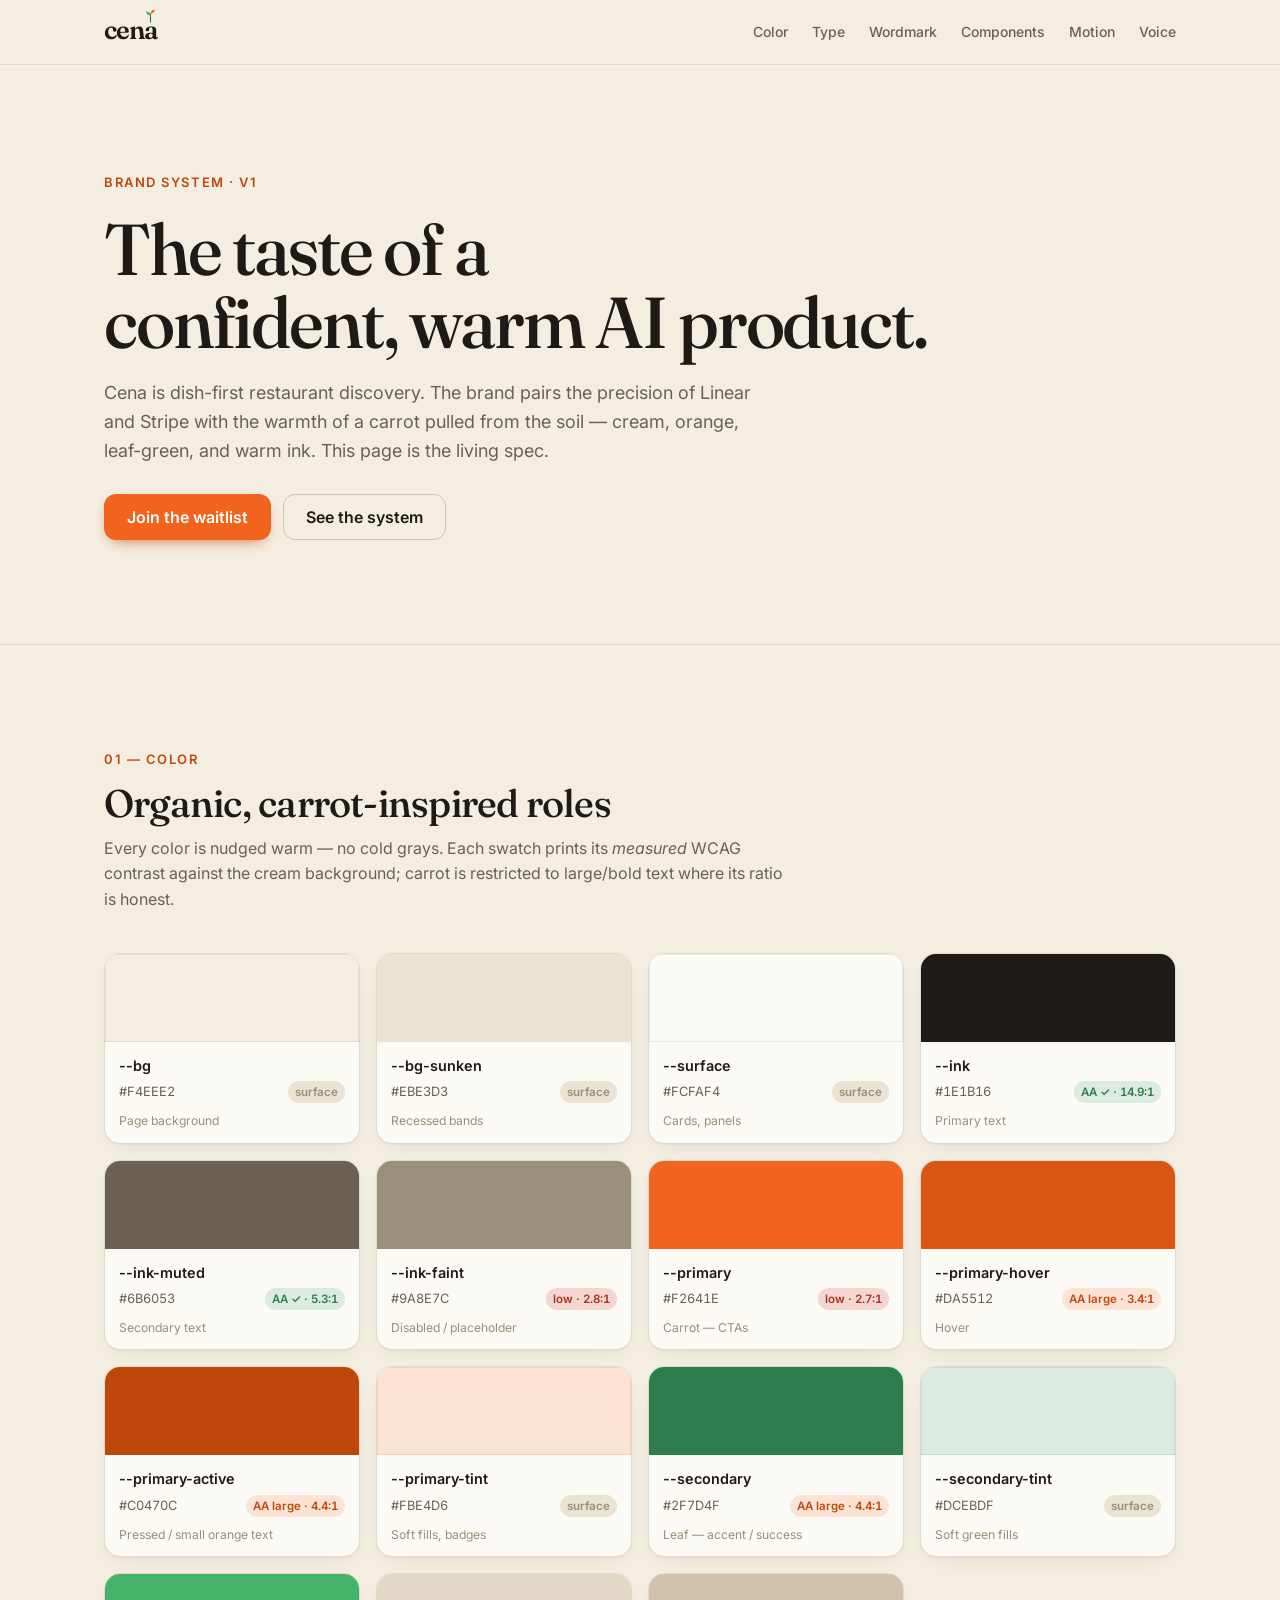
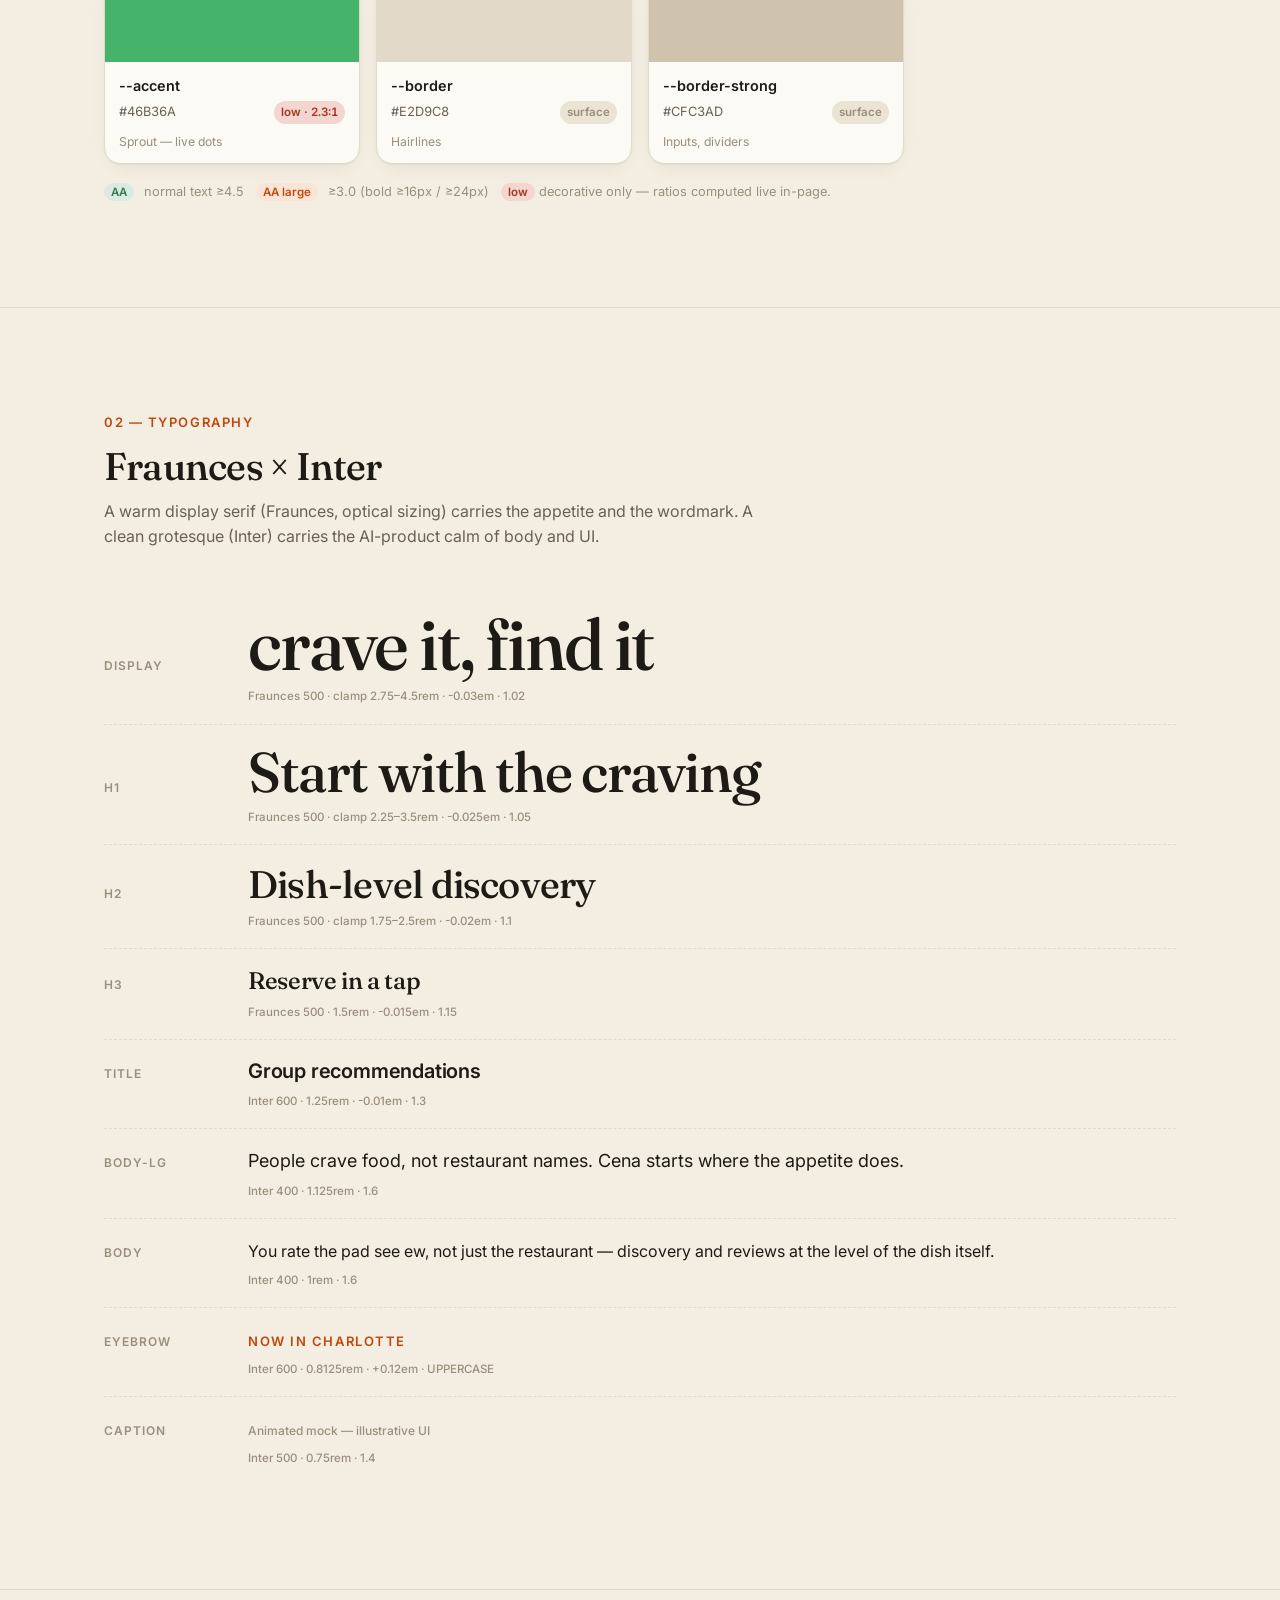
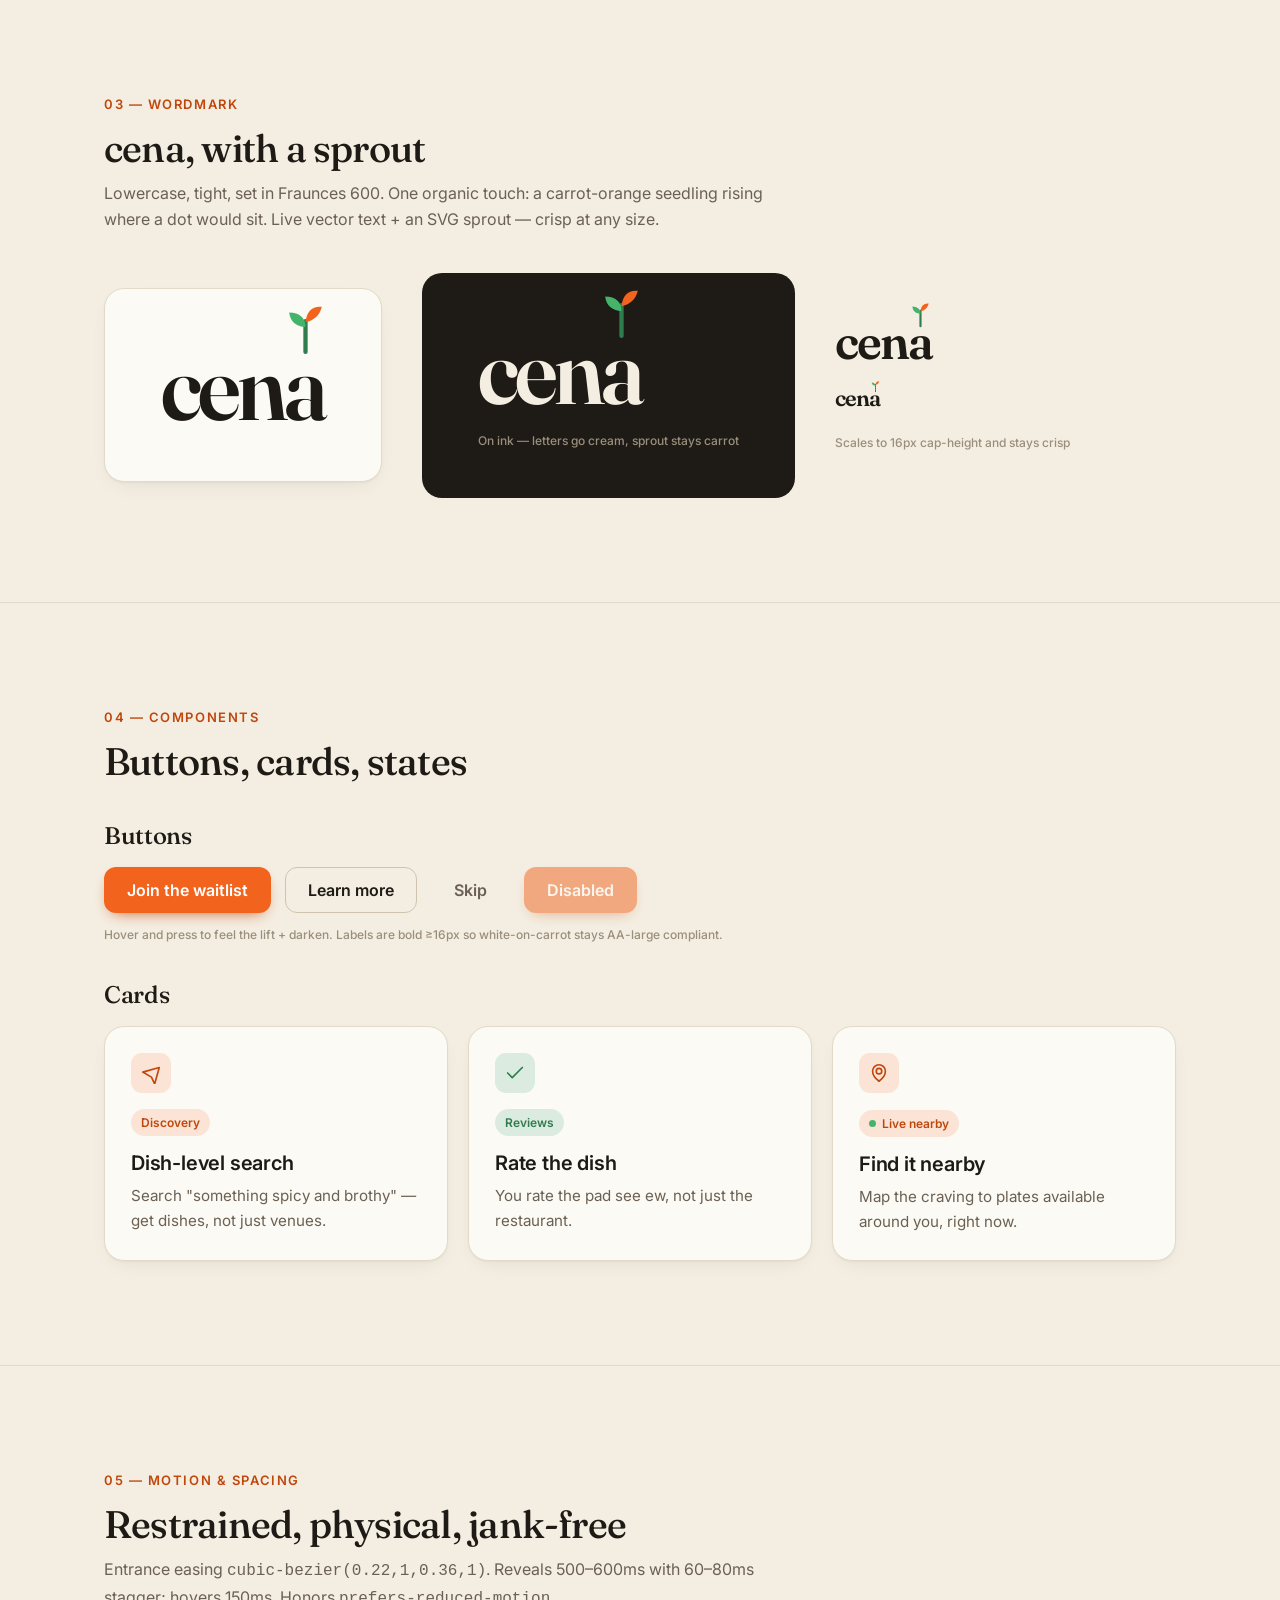
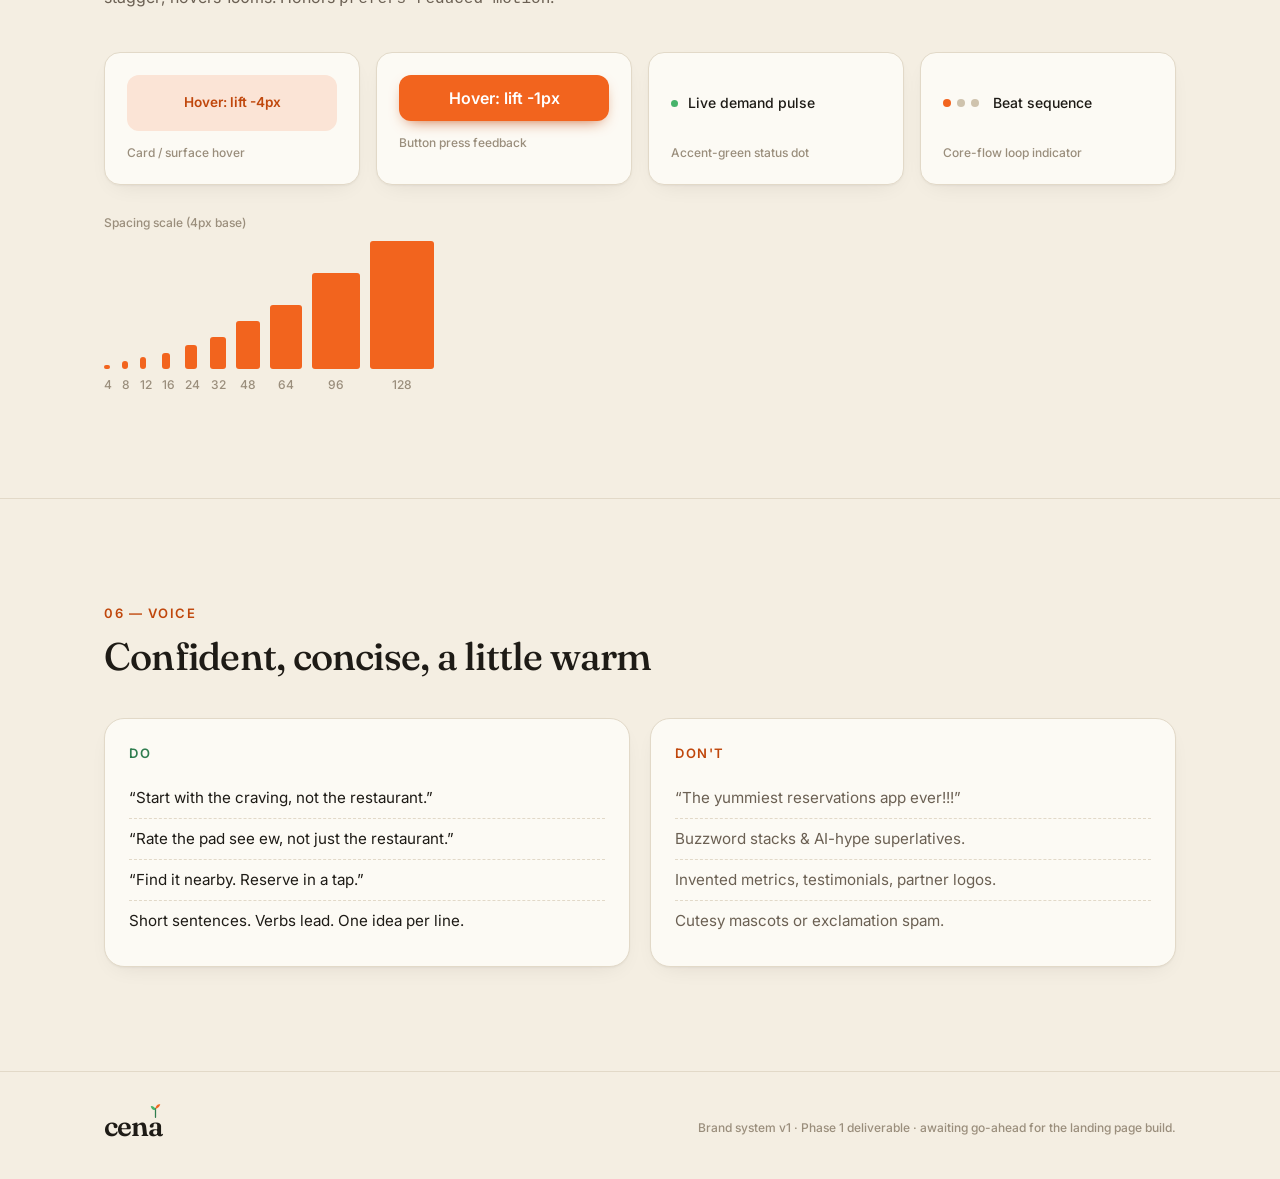
<file: styleguide.html>
<!DOCTYPE html>
<html lang="en">
<head>
<meta charset="UTF-8" />
<meta name="viewport" content="width=device-width, initial-scale=1.0" />
<title>cena — brand styleguide</title>
<link rel="preconnect" href="https://fonts.googleapis.com" />
<link rel="preconnect" href="https://fonts.gstatic.com" crossorigin />
<link href="https://fonts.googleapis.com/css2?family=Fraunces:opsz,wght@9..144,400;9..144,500;9..144,600&family=Inter:wght@400;500;600&display=swap" rel="stylesheet" />
<style>
  :root {
    --bg: #F4EEE2;
    --bg-sunken: #EBE3D3;
    --surface: #FCFAF4;
    --surface-hover: #FFFFFF;
    --ink: #1E1B16;
    --ink-muted: #6B6053;
    --ink-faint: #9A8E7C;
    --primary: #F2641E;
    --primary-hover: #DA5512;
    --primary-active: #C0470C;
    --primary-tint: #FBE4D6;
    --secondary: #2F7D4F;
    --secondary-tint: #DCEBDF;
    --accent: #46B36A;
    --border: #E2D9C8;
    --border-strong: #CFC3AD;
    --shadow: 0 1px 2px rgba(30,27,22,.04), 0 8px 24px -12px rgba(30,27,22,.12);
    --shadow-lg: 0 2px 4px rgba(30,27,22,.05), 0 18px 40px -16px rgba(30,27,22,.20);
    --ease-out: cubic-bezier(0.22, 1, 0.36, 1);
    --display: "Fraunces", Georgia, serif;
    --ui: "Inter", system-ui, sans-serif;
  }

  * { box-sizing: border-box; margin: 0; padding: 0; }
  html { scroll-behavior: smooth; }
  body {
    background: var(--bg);
    color: var(--ink);
    font-family: var(--ui);
    line-height: 1.6;
    -webkit-font-smoothing: antialiased;
    text-rendering: optimizeLegibility;
  }
  .wrap { max-width: 1120px; margin: 0 auto; padding: 0 24px; }

  /* ---- type ---- */
  .display { font-family: var(--display); font-weight: 500; font-size: clamp(2.75rem, 6vw, 4.5rem); letter-spacing: -0.03em; line-height: 1.02; }
  .h1 { font-family: var(--display); font-weight: 500; font-size: clamp(2.25rem, 4.5vw, 3.5rem); letter-spacing: -0.025em; line-height: 1.05; }
  .h2 { font-family: var(--display); font-weight: 500; font-size: clamp(1.75rem, 3vw, 2.5rem); letter-spacing: -0.02em; line-height: 1.1; }
  .h3 { font-family: var(--display); font-weight: 500; font-size: 1.5rem; letter-spacing: -0.015em; line-height: 1.15; }
  .title { font-weight: 600; font-size: 1.25rem; letter-spacing: -0.01em; line-height: 1.3; }
  .body-lg { font-size: 1.125rem; color: var(--ink-muted); max-width: 60ch; }
  .body { font-size: 1rem; color: var(--ink-muted); max-width: 68ch; }
  .small { font-size: .875rem; font-weight: 500; }
  .eyebrow { font-size: .8125rem; font-weight: 600; letter-spacing: .12em; text-transform: uppercase; color: var(--primary-active); }
  .caption { font-size: .75rem; font-weight: 500; color: var(--ink-faint); }
  .mono-num { font-variant-numeric: tabular-nums; font-weight: 600; }

  /* ---- layout sections ---- */
  section { padding: clamp(56px, 9vw, 104px) 0; border-top: 1px solid var(--border); }
  section:first-of-type { border-top: none; }
  .sec-head { margin-bottom: 40px; }
  .sec-head .eyebrow { display: block; margin-bottom: 12px; }

  /* ---- top bar ---- */
  header.bar { position: sticky; top: 0; z-index: 50; background: color-mix(in srgb, var(--bg) 82%, transparent); backdrop-filter: blur(12px); border-bottom: 1px solid var(--border); }
  .bar-inner { display: flex; align-items: center; justify-content: space-between; height: 64px; }
  .bar nav { display: flex; gap: 24px; }
  .bar nav a { color: var(--ink-muted); text-decoration: none; font-size: .875rem; font-weight: 500; transition: color .15s var(--ease-out); }
  .bar nav a:hover { color: var(--ink); }

  /* ---- wordmark ---- */
  .wm { display: inline-flex; align-items: flex-end; gap: 0; line-height: 1; }
  .wm-text { font-family: var(--display); font-weight: 600; letter-spacing: -0.04em; color: var(--ink); }

  /* ---- color swatches ---- */
  .swatch-grid { display: grid; grid-template-columns: repeat(auto-fill, minmax(220px, 1fr)); gap: 16px; }
  .swatch { background: var(--surface); border: 1px solid var(--border); border-radius: 16px; overflow: hidden; box-shadow: var(--shadow); }
  .swatch .chip { height: 88px; }
  .swatch .meta { padding: 12px 14px; }
  .swatch .meta .name { font-weight: 600; font-size: .9rem; }
  .swatch .meta .row { display: flex; justify-content: space-between; align-items: center; margin-top: 4px; }
  .swatch .meta .hex { font-size: .8rem; color: var(--ink-muted); font-variant-numeric: tabular-nums; text-transform: uppercase; }
  .ratio { font-size: .72rem; font-weight: 600; padding: 2px 7px; border-radius: 999px; font-variant-numeric: tabular-nums; }
  .ratio.pass { background: var(--secondary-tint); color: var(--secondary); }
  .ratio.large { background: var(--primary-tint); color: var(--primary-active); }
  .ratio.fail { background: #f3d6d0; color: #a3361f; }
  .swatch .meta .use { font-size: .76rem; color: var(--ink-faint); margin-top: 8px; }

  /* ---- type scale rows ---- */
  .type-row { display: grid; grid-template-columns: 120px 1fr; gap: 24px; align-items: baseline; padding: 18px 0; border-top: 1px dashed var(--border); }
  .type-row:first-child { border-top: none; }
  .type-row .tag { color: var(--ink-faint); font-size: .75rem; font-weight: 600; text-transform: uppercase; letter-spacing: .08em; padding-top: 6px; }
  .type-spec { color: var(--ink-faint); font-size: .72rem; margin-top: 6px; font-family: var(--ui); letter-spacing: 0; text-transform: none; font-weight: 500; }

  /* ---- buttons ---- */
  .btn { font-family: var(--ui); font-weight: 600; font-size: 1rem; padding: 12px 22px; border-radius: 12px; border: 1px solid transparent; cursor: pointer; transition: transform .15s var(--ease-out), background .15s var(--ease-out), border-color .15s var(--ease-out), box-shadow .15s var(--ease-out); display: inline-flex; align-items: center; gap: 8px; }
  .btn-primary { background: var(--primary); color: #fff; box-shadow: 0 6px 16px -8px var(--primary-active); }
  .btn-primary:hover { background: var(--primary-hover); transform: translateY(-1px); box-shadow: 0 10px 22px -8px var(--primary-active); }
  .btn-primary:active { background: var(--primary-active); transform: translateY(0); }
  .btn-secondary { background: transparent; color: var(--ink); border-color: var(--border-strong); }
  .btn-secondary:hover { background: rgba(30,27,22,.04); border-color: var(--ink); }
  .btn-ghost { background: transparent; color: var(--ink-muted); }
  .btn-ghost:hover { color: var(--ink); background: rgba(30,27,22,.04); }

  /* ---- cards ---- */
  .card-grid { display: grid; grid-template-columns: repeat(auto-fit, minmax(240px, 1fr)); gap: 20px; }
  .card { background: var(--surface); border: 1px solid var(--border); border-radius: 20px; padding: 26px; box-shadow: var(--shadow); transition: transform .2s var(--ease-out), box-shadow .2s var(--ease-out), border-color .2s var(--ease-out), background .2s var(--ease-out); }
  .card:hover { transform: translateY(-2px); background: var(--surface-hover); box-shadow: var(--shadow-lg); border-color: color-mix(in srgb, var(--primary) 25%, var(--border)); }
  .card .ico { width: 40px; height: 40px; border-radius: 11px; background: var(--primary-tint); display: grid; place-items: center; margin-bottom: 16px; }
  .card .ico.green { background: var(--secondary-tint); }
  .badge { display: inline-flex; align-items: center; gap: 6px; background: var(--primary-tint); color: var(--primary-active); font-size: .75rem; font-weight: 600; padding: 4px 10px; border-radius: 999px; }
  .badge.green { background: var(--secondary-tint); color: var(--secondary); }
  .dot { width: 7px; height: 7px; border-radius: 50%; background: var(--accent); box-shadow: 0 0 0 0 color-mix(in srgb, var(--accent) 60%, transparent); animation: pulse 2.4s infinite; }
  @keyframes pulse { 0% { box-shadow: 0 0 0 0 color-mix(in srgb, var(--accent) 55%, transparent);} 70%{ box-shadow: 0 0 0 8px transparent;} 100%{ box-shadow:0 0 0 0 transparent;} }

  /* ---- reveal ---- */
  .reveal { opacity: 0; transform: translateY(16px); transition: opacity .6s var(--ease-out), transform .6s var(--ease-out); }
  .reveal.in { opacity: 1; transform: none; }

  /* ---- motion demo ---- */
  .motion-grid { display:grid; grid-template-columns: repeat(auto-fit,minmax(200px,1fr)); gap:16px; }
  .demo-box { background:var(--surface); border:1px solid var(--border); border-radius:16px; padding:22px; box-shadow:var(--shadow); }
  .demo-box .lift { height:56px; border-radius:12px; background:var(--primary-tint); display:grid; place-items:center; color:var(--primary-active); font-weight:600; font-size:.85rem; transition: transform .2s var(--ease-out), box-shadow .2s var(--ease-out);}
  .demo-box:hover .lift { transform: translateY(-4px); box-shadow: var(--shadow-lg); }

  .voice-grid { display:grid; grid-template-columns:1fr 1fr; gap:20px; }
  .voice-col { background:var(--surface); border:1px solid var(--border); border-radius:20px; padding:24px; box-shadow:var(--shadow);}
  .voice-col h4 { font-size:.8125rem; font-weight:600; letter-spacing:.12em; text-transform:uppercase; margin-bottom:14px;}
  .voice-col.do h4 { color: var(--secondary); }
  .voice-col.dont h4 { color: var(--primary-active); }
  .voice-col li { list-style:none; padding:8px 0; border-top:1px dashed var(--border); color:var(--ink); font-size:.95rem;}
  .voice-col li:first-child{border-top:none;}
  .voice-col.dont li { color: var(--ink-muted); }

  .footnote { color: var(--ink-faint); font-size:.8rem; }
  @media (max-width:640px){ .voice-grid{grid-template-columns:1fr;} .type-row{grid-template-columns:1fr;} }
  @media (prefers-reduced-motion: reduce){ * { animation: none !important; } .reveal{opacity:1;transform:none;transition:none;} html{scroll-behavior:auto;} }
</style>
</head>
<body>

<header class="bar">
  <div class="wrap bar-inner">
    <span id="wm-nav"></span>
    <nav>
      <a href="#color">Color</a>
      <a href="#type">Type</a>
      <a href="#wordmark">Wordmark</a>
      <a href="#components">Components</a>
      <a href="#motion">Motion</a>
      <a href="#voice">Voice</a>
    </nav>
  </div>
</header>

<!-- HERO -->
<section style="border-top:none;">
  <div class="wrap reveal">
    <span class="eyebrow">Brand system · v1</span>
    <h1 class="display" style="margin:18px 0 20px;">The taste of a<br/>confident, warm AI&nbsp;product.</h1>
    <p class="body-lg">Cena is dish-first restaurant discovery. The brand pairs the precision of Linear and Stripe with the warmth of a carrot pulled from the soil — cream, orange, leaf-green, and warm ink. This page is the living spec.</p>
    <div style="display:flex;gap:12px;margin-top:28px;flex-wrap:wrap;">
      <button class="btn btn-primary">Join the waitlist</button>
      <button class="btn btn-secondary">See the system</button>
    </div>
  </div>
</section>

<!-- COLOR -->
<section id="color">
  <div class="wrap">
    <div class="sec-head reveal">
      <span class="eyebrow">01 — Color</span>
      <h2 class="h2">Organic, carrot-inspired roles</h2>
      <p class="body" style="margin-top:12px;">Every color is nudged warm — no cold grays. Each swatch prints its <em>measured</em> WCAG contrast against the cream background; carrot is restricted to large/bold text where its ratio is honest.</p>
    </div>
    <div class="swatch-grid reveal" id="swatches"></div>
    <p class="footnote" style="margin-top:18px;">
      <span class="ratio pass" style="margin-right:6px;">AA</span> normal text ≥4.5 &nbsp;
      <span class="ratio large" style="margin-right:6px;">AA large</span> ≥3.0 (bold ≥16px / ≥24px) &nbsp;
      <span class="ratio fail">low</span> decorative only — ratios computed live in-page.
    </p>
  </div>
</section>

<!-- TYPE -->
<section id="type">
  <div class="wrap">
    <div class="sec-head reveal">
      <span class="eyebrow">02 — Typography</span>
      <h2 class="h2">Fraunces × Inter</h2>
      <p class="body" style="margin-top:12px;">A warm display serif (Fraunces, optical sizing) carries the appetite and the wordmark. A clean grotesque (Inter) carries the AI-product calm of body and UI.</p>
    </div>
    <div class="reveal">
      <div class="type-row"><div class="tag">Display</div><div><span class="display">crave it, find it</span><div class="type-spec">Fraunces 500 · clamp 2.75–4.5rem · -0.03em · 1.02</div></div></div>
      <div class="type-row"><div class="tag">H1</div><div><span class="h1">Start with the craving</span><div class="type-spec">Fraunces 500 · clamp 2.25–3.5rem · -0.025em · 1.05</div></div></div>
      <div class="type-row"><div class="tag">H2</div><div><span class="h2">Dish-level discovery</span><div class="type-spec">Fraunces 500 · clamp 1.75–2.5rem · -0.02em · 1.1</div></div></div>
      <div class="type-row"><div class="tag">H3</div><div><span class="h3">Reserve in a tap</span><div class="type-spec">Fraunces 500 · 1.5rem · -0.015em · 1.15</div></div></div>
      <div class="type-row"><div class="tag">Title</div><div><span class="title">Group recommendations</span><div class="type-spec">Inter 600 · 1.25rem · -0.01em · 1.3</div></div></div>
      <div class="type-row"><div class="tag">Body-lg</div><div><span class="body-lg" style="color:var(--ink)">People crave food, not restaurant names. Cena starts where the appetite does.</span><div class="type-spec">Inter 400 · 1.125rem · 1.6</div></div></div>
      <div class="type-row"><div class="tag">Body</div><div><span class="body" style="color:var(--ink)">You rate the pad see ew, not just the restaurant — discovery and reviews at the level of the dish itself.</span><div class="type-spec">Inter 400 · 1rem · 1.6</div></div></div>
      <div class="type-row"><div class="tag">Eyebrow</div><div><span class="eyebrow">Now in Charlotte</span><div class="type-spec">Inter 600 · 0.8125rem · +0.12em · UPPERCASE</div></div></div>
      <div class="type-row"><div class="tag">Caption</div><div><span class="caption">Animated mock — illustrative UI</span><div class="type-spec">Inter 500 · 0.75rem · 1.4</div></div></div>
    </div>
  </div>
</section>

<!-- WORDMARK -->
<section id="wordmark">
  <div class="wrap">
    <div class="sec-head reveal">
      <span class="eyebrow">03 — Wordmark</span>
      <h2 class="h2">cena, with a sprout</h2>
      <p class="body" style="margin-top:12px;">Lowercase, tight, set in Fraunces 600. One organic touch: a carrot-orange seedling rising where a dot would sit. Live vector text + an SVG sprout — crisp at any size.</p>
    </div>
    <div class="reveal" style="display:flex;flex-wrap:wrap;gap:40px;align-items:center;">
      <div style="background:var(--surface);border:1px solid var(--border);border-radius:20px;padding:48px 56px;box-shadow:var(--shadow);">
        <div id="wm-xl"></div>
      </div>
      <div style="background:var(--ink);border-radius:20px;padding:48px 56px;">
        <div id="wm-dark"></div>
        <div class="caption" style="color:var(--ink-faint);margin-top:14px;">On ink — letters go cream, sprout stays carrot</div>
      </div>
      <div style="display:flex;flex-direction:column;gap:20px;align-items:flex-start;">
        <div id="wm-md"></div>
        <div id="wm-sm"></div>
        <div class="caption">Scales to 16px cap-height and stays crisp</div>
      </div>
    </div>
  </div>
</section>

<!-- COMPONENTS -->
<section id="components">
  <div class="wrap">
    <div class="sec-head reveal">
      <span class="eyebrow">04 — Components</span>
      <h2 class="h2">Buttons, cards, states</h2>
    </div>

    <div class="reveal" style="margin-bottom:36px;">
      <h3 class="h3" style="margin-bottom:18px;">Buttons</h3>
      <div style="display:flex;gap:14px;flex-wrap:wrap;align-items:center;">
        <button class="btn btn-primary">Join the waitlist</button>
        <button class="btn btn-secondary">Learn more</button>
        <button class="btn btn-ghost">Skip</button>
        <button class="btn btn-primary" disabled style="opacity:.5;cursor:not-allowed;">Disabled</button>
      </div>
      <p class="caption" style="margin-top:12px;">Hover and press to feel the lift + darken. Labels are bold ≥16px so white-on-carrot stays AA-large compliant.</p>
    </div>

    <div class="reveal">
      <h3 class="h3" style="margin-bottom:18px;">Cards</h3>
      <div class="card-grid">
        <div class="card">
          <div class="ico">
            <svg width="22" height="22" viewBox="0 0 24 24" fill="none" stroke="var(--primary-active)" stroke-width="1.8" stroke-linecap="round" stroke-linejoin="round"><path d="M3 11l18-5-5 18-3.5-7.5L3 11z"/></svg>
          </div>
          <span class="badge">Discovery</span>
          <h4 class="title" style="margin:14px 0 8px;">Dish-level search</h4>
          <p class="body" style="font-size:.95rem;">Search "something spicy and brothy" — get dishes, not just venues.</p>
        </div>
        <div class="card">
          <div class="ico green">
            <svg width="22" height="22" viewBox="0 0 24 24" fill="none" stroke="var(--secondary)" stroke-width="1.8" stroke-linecap="round" stroke-linejoin="round"><path d="M20 6L9 17l-5-5"/></svg>
          </div>
          <span class="badge green">Reviews</span>
          <h4 class="title" style="margin:14px 0 8px;">Rate the dish</h4>
          <p class="body" style="font-size:.95rem;">You rate the pad see ew, not just the restaurant.</p>
        </div>
        <div class="card">
          <div class="ico">
            <svg width="22" height="22" viewBox="0 0 24 24" fill="none" stroke="var(--primary-active)" stroke-width="1.8" stroke-linecap="round" stroke-linejoin="round"><circle cx="12" cy="10" r="3"/><path d="M12 21s7-5.5 7-11a7 7 0 0 0-14 0c0 5.5 7 11 7 11z"/></svg>
          </div>
          <span class="badge"><span class="dot"></span>Live nearby</span>
          <h4 class="title" style="margin:14px 0 8px;">Find it nearby</h4>
          <p class="body" style="font-size:.95rem;">Map the craving to plates available around you, right now.</p>
        </div>
      </div>
    </div>
  </div>
</section>

<!-- MOTION -->
<section id="motion">
  <div class="wrap">
    <div class="sec-head reveal">
      <span class="eyebrow">05 — Motion &amp; spacing</span>
      <h2 class="h2">Restrained, physical, jank-free</h2>
      <p class="body" style="margin-top:12px;">Entrance easing <code>cubic-bezier(0.22,1,0.36,1)</code>. Reveals 500–600ms with 60–80ms stagger; hovers 150ms. Honors <code>prefers-reduced-motion</code>.</p>
    </div>
    <div class="motion-grid reveal">
      <div class="demo-box"><div class="lift">Hover: lift -4px</div><p class="caption" style="margin-top:12px;">Card / surface hover</p></div>
      <div class="demo-box"><button class="btn btn-primary" style="width:100%;justify-content:center;">Hover: lift -1px</button><p class="caption" style="margin-top:12px;">Button press feedback</p></div>
      <div class="demo-box"><div style="display:flex;align-items:center;gap:10px;height:56px;"><span class="dot"></span><span class="small">Live demand pulse</span></div><p class="caption" style="margin-top:12px;">Accent-green status dot</p></div>
      <div class="demo-box"><div style="display:flex;gap:6px;height:56px;align-items:center;">
        <span style="width:8px;height:8px;border-radius:50%;background:var(--primary);"></span>
        <span style="width:8px;height:8px;border-radius:50%;background:var(--border-strong);"></span>
        <span style="width:8px;height:8px;border-radius:50%;background:var(--border-strong);"></span>
        <span class="small" style="margin-left:8px;">Beat sequence</span>
      </div><p class="caption" style="margin-top:12px;">Core-flow loop indicator</p></div>
    </div>
    <div class="reveal" style="margin-top:28px;display:flex;gap:8px;flex-wrap:wrap;align-items:flex-end;">
      <span class="caption" style="width:100%;">Spacing scale (4px base)</span>
      <!-- spacing bars injected -->
      <div id="space-bars" style="display:flex;gap:10px;align-items:flex-end;"></div>
    </div>
  </div>
</section>

<!-- VOICE -->
<section id="voice">
  <div class="wrap">
    <div class="sec-head reveal">
      <span class="eyebrow">06 — Voice</span>
      <h2 class="h2">Confident, concise, a little warm</h2>
    </div>
    <div class="voice-grid reveal">
      <div class="voice-col do">
        <h4>Do</h4>
        <ul>
          <li>“Start with the craving, not the restaurant.”</li>
          <li>“Rate the pad see ew, not just the restaurant.”</li>
          <li>“Find it nearby. Reserve in a tap.”</li>
          <li>Short sentences. Verbs lead. One idea per line.</li>
        </ul>
      </div>
      <div class="voice-col dont">
        <h4>Don't</h4>
        <ul>
          <li>“The yummiest reservations app ever!!!”</li>
          <li>Buzzword stacks &amp; AI-hype superlatives.</li>
          <li>Invented metrics, testimonials, partner logos.</li>
          <li>Cutesy mascots or exclamation spam.</li>
        </ul>
      </div>
    </div>
  </div>
</section>

<footer style="border-top:1px solid var(--border);padding:40px 0;">
  <div class="wrap" style="display:flex;justify-content:space-between;align-items:center;flex-wrap:wrap;gap:16px;">
    <span id="wm-foot"></span>
    <span class="caption">Brand system v1 · Phase 1 deliverable · awaiting go-ahead for the landing page build.</span>
  </div>
</footer>

<script>
  // ---------- Wordmark component (inline SVG sprout + live text) ----------
  function wordmark(size, inkColor) {
    inkColor = inkColor || 'var(--ink)';
    var cap = size;                       // cap-height ~ font-size for Fraunces
    var sproutW = cap * 0.42;
    // sprout sits above the final 'a'
    var svg = `<svg width="${sproutW}" height="${cap*0.5}" viewBox="0 0 42 50" fill="none" xmlns="http://www.w3.org/2000/svg" style="display:block;margin:0 0 -2px 1px;overflow:visible;">
      <path d="M21 50 C21 34 21 26 21 18" stroke="var(--secondary)" stroke-width="4.5" stroke-linecap="round"/>
      <path d="M21 24 C12 24 5 19 4 9 C15 9 21 15 21 24 Z" fill="var(--accent)"/>
      <path d="M21 19 C29 18 36 12 38 3 C28 2 22 8 21 19 Z" fill="var(--primary)"/>
    </svg>`;
    return `<span class="wm" aria-label="cena" role="img">
      <span class="wm-text" style="font-size:${size}px;color:${inkColor};">cen</span>
      <span style="position:relative;display:inline-flex;align-items:flex-end;">
        <span class="wm-text" style="font-size:${size}px;color:${inkColor};">a</span>
        <span style="position:absolute;left:50%;top:0;transform:translate(-50%,-72%);">${svg}</span>
      </span>
    </span>`;
  }
  document.getElementById('wm-nav').innerHTML  = wordmark(26);
  document.getElementById('wm-xl').innerHTML   = wordmark(96);
  document.getElementById('wm-dark').innerHTML = wordmark(96, 'var(--bg)');
  document.getElementById('wm-md').innerHTML   = wordmark(48);
  document.getElementById('wm-sm').innerHTML   = wordmark(22);
  document.getElementById('wm-foot').innerHTML = wordmark(28);

  // ---------- Color swatches with live WCAG contrast vs --bg ----------
  var palette = [
    ['bg','#F4EEE2','Page background'],
    ['bg-sunken','#EBE3D3','Recessed bands'],
    ['surface','#FCFAF4','Cards, panels'],
    ['ink','#1E1B16','Primary text'],
    ['ink-muted','#6B6053','Secondary text'],
    ['ink-faint','#9A8E7C','Disabled / placeholder'],
    ['primary','#F2641E','Carrot — CTAs'],
    ['primary-hover','#DA5512','Hover'],
    ['primary-active','#C0470C','Pressed / small orange text'],
    ['primary-tint','#FBE4D6','Soft fills, badges'],
    ['secondary','#2F7D4F','Leaf — accent / success'],
    ['secondary-tint','#DCEBDF','Soft green fills'],
    ['accent','#46B36A','Sprout — live dots'],
    ['border','#E2D9C8','Hairlines'],
    ['border-strong','#CFC3AD','Inputs, dividers'],
  ];
  var BG = '#F4EEE2';
  function lum(hex){
    var c = hex.replace('#',''); var r=parseInt(c.substr(0,2),16)/255, g=parseInt(c.substr(2,2),16)/255, b=parseInt(c.substr(4,2),16)/255;
    function f(x){return x<=0.03928? x/12.92 : Math.pow((x+0.055)/1.055,2.4);}
    return 0.2126*f(r)+0.7152*f(g)+0.0722*f(b);
  }
  function ratio(a,b){ var L1=lum(a),L2=lum(b); var hi=Math.max(L1,L2),lo=Math.min(L1,L2); return (hi+0.05)/(lo+0.05); }
  function bestRatioVsBg(hex){
    // text legibility: ratio against cream bg (most colors used as text/marks on bg)
    return ratio(hex, BG);
  }
  var sw = document.getElementById('swatches');
  palette.forEach(function(p){
    var name=p[0], hex=p[1], use=p[2];
    var r = bestRatioVsBg(hex);
    var cls='fail', label='low';
    if(r>=4.5){cls='pass';label='AA ✓';}
    else if(r>=3.0){cls='large';label='AA large';}
    // backgrounds & borders are not text — mark them neutral
    var isText = !/bg|surface|tint|border/.test(name);
    var chipBorder = lum(hex)>0.78 ? 'box-shadow:inset 0 0 0 1px rgba(30,27,22,.08);' : '';
    var ratioHTML = isText
      ? `<span class="ratio ${cls}">${label} · ${r.toFixed(1)}:1</span>`
      : `<span class="ratio" style="background:var(--bg-sunken);color:var(--ink-faint)">surface</span>`;
    sw.innerHTML += `<div class="swatch">
      <div class="chip" style="background:${hex};${chipBorder}"></div>
      <div class="meta">
        <div class="name">--${name}</div>
        <div class="row"><span class="hex">${hex}</span>${ratioHTML}</div>
        <div class="use">${use}</div>
      </div>
    </div>`;
  });

  // ---------- spacing bars ----------
  var steps=[4,8,12,16,24,32,48,64,96,128];
  var sb=document.getElementById('space-bars');
  steps.forEach(function(s){
    sb.innerHTML += `<div style="text-align:center;"><div style="width:${Math.max(s/2,6)}px;height:${s}px;background:var(--primary);border-radius:3px;"></div><div class="caption" style="margin-top:6px;">${s}</div></div>`;
  });

  // ---------- scroll reveal ----------
  var io = new IntersectionObserver(function(entries){
    entries.forEach(function(e){ if(e.isIntersecting){ e.target.classList.add('in'); io.unobserve(e.target);} });
  }, {threshold:0.12});
  document.querySelectorAll('.reveal').forEach(function(el){ io.observe(el); });
</script>
</body>
</html>
</file>
